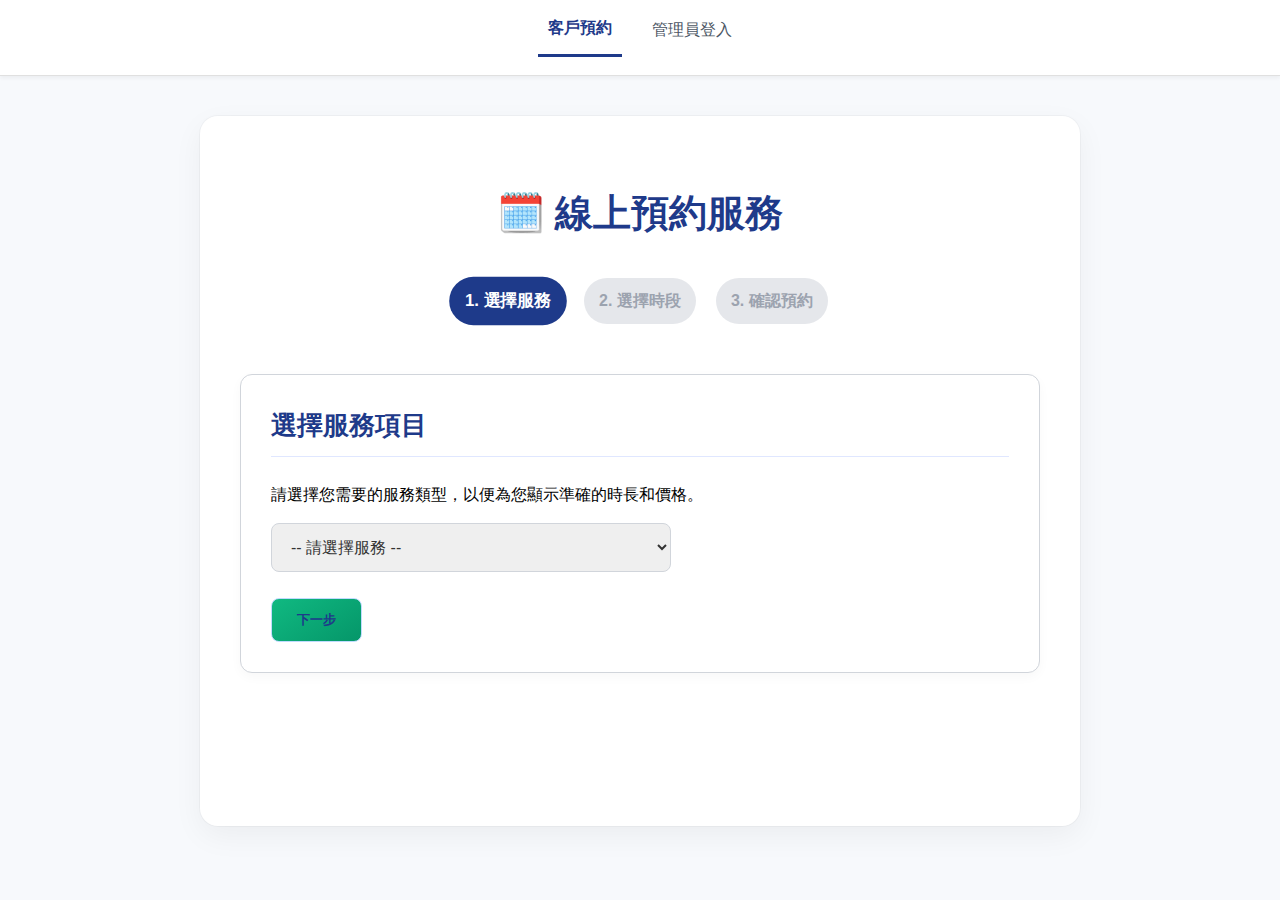
<file: index.html>
<!DOCTYPE html>
<html lang="zh-Hant">
<head>
    <meta charset="UTF-8">
    <meta name="viewport" content="width=device-width, initial-scale=1.0">
    <title>線上預約與管理系統 - 本機儲存版</title>
    <style>
        /* ------------------------------------------- */
        /* 1. 通用與容器優化設定 */
        /* ------------------------------------------- */
        body {
            font-family: 'Helvetica Neue', Arial, sans-serif;
            background-color: #f7f9fc;
            line-height: 1.6;
            box-sizing: border-box;
            margin: 0;
            padding: 0;
        }

        .dashboard-container {
            max-width: 800px;
            margin: 40px auto;
            padding: 40px;
            background-color: white;
            border-radius: 18px;
            box-shadow: 0 10px 30px rgba(0, 0, 0, 0.05), 0 0 0 1px rgba(0, 0, 0, 0.03);
            min-height: 70vh;
        }

        h1 {
            color: #1e3a8a;
            font-size: 2.4em;
            margin-bottom: 35px;
            font-weight: 700;
            text-align: center;
        }

        h2 {
            color: #1e3a8a;
            font-size: 1.6em;
            border-bottom: 1px solid #e0e7ff;
            padding-bottom: 10px;
            margin-top: 0;
            margin-bottom: 25px;
        }

        /* ------------------------------------------- */
        /* 2. 導航欄與步驟指示器 */
        /* ------------------------------------------- */
        .main-nav {
            display: flex;
            justify-content: center;
            gap: 20px;
            padding: 18px 0;
            width: 100%;
            background-color: #ffffff;
            border-bottom: 1px solid #e0e0e0;
            box-shadow: 0 2px 4px rgba(0, 0, 0, 0.05);
            position: sticky;
            top: 0;
            z-index: 1000;
        }

        .main-nav button {
            background: none;
            border: none;
            cursor: pointer;
            color: #4b5563;
            padding: 0 10px 15px 10px;
            font-weight: 500;
            font-size: 1em;
            transition: color 0.3s ease-out;
        }

        .main-nav button:hover {
            color: #2563eb;
        }

        .main-nav button.active {
            color: #1e3a8a;
            border-bottom: 3px solid #1e3a8a;
            font-weight: 600;
        }

        .booking-steps {
            display: flex;
            justify-content: center;
            margin-bottom: 50px;
        }

        .step-indicator {
            padding: 10px 15px;
            border-radius: 50px;
            color: #9ca3af;
            background-color: #e5e7eb;
            margin: 0 10px;
            font-weight: 600;
            transition: background-color 0.3s, color 0.3s;
        }

        .step-indicator.active {
            background-color: #1e3a8a;
            color: white;
            transform: scale(1.05);
        }

        /* ------------------------------------------- */
        /* 3. 步驟內容區與表單元素美化 (Client View) */
        /* ------------------------------------------- */

        /* 步驟內容容器 - 恢復單獨顯示模式，增加外觀邊框 */
        .step-content {
            padding: 30px;
            padding-bottom: 80px; /* 留給底部按鈕空間 */
            border: 1px solid #d1d5db;
            border-radius: 12px;
            box-shadow: 0 4px 12px rgba(0, 0, 0, 0.03);
            background-color: white;
            position: relative; /* 確保按鈕定位正常 */
        }
        
        /* 替換滑動動畫的 CSS - 淡入淡出效果 */
        .fade-out {
            opacity: 0;
            transform: scale(0.98);
            transition: opacity 0.3s ease-out, transform 0.3s ease-out;
            display: block !important; /* 暫時保持 block 讓動畫播放 */
            pointer-events: none; /* 禁用點擊 */
            position: absolute; /* 讓新的步驟可以覆蓋上來 */
            width: 100%;
            top: 0;
            left: 0;
        }

        .fade-in {
            opacity: 1;
            transform: scale(1);
            transition: opacity 0.3s ease-in 0.1s, transform 0.3s ease-in 0.1s; /* 延遲淡入，創造平順感 */
            position: relative;
            z-index: 10;
        }
        /* ------------------------------------------- */

        label {
            display: block;
            margin-top: 15px;
            margin-bottom: 5px;
            font-weight: 600;
            color: #374151;
        }
        
        .step-content input[type="text"],
        .step-content input[type="email"],
        .step-content input[type="password"] {
            width: 100%;
            max-width: 400px; 
            padding: 14px 15px;
            margin-bottom: 20px;
            border: 1px solid #d1d5db;
            border-radius: 8px;
            box-sizing: border-box;
            font-size: 1em;
            color: #333;
            transition: all 0.3s;
        }
        
        .step-content select {
            max-width: 400px; 
            width: 100%; 
            padding: 14px 15px;
            margin-bottom: 20px;
            border: 1px solid #d1d5db;
            border-radius: 8px;
            box-sizing: border-box;
            font-size: 1em;
            color: #333;
            transition: all 0.3s;
        }


        .step-content input:focus,
        .step-content select:focus {
            border-color: #2563eb;
            box-shadow: 0 0 0 3px rgba(37, 99, 235, 0.15);
            outline: none;
        }

        .button-group {
            /* 修正按鈕組件定位，使用絕對定位在底部，這是最穩定的方式 */
            position: absolute; 
            bottom: 30px; /* 距離底部保持一致 */
            left: 30px;
            right: 30px;
            
            display: flex;
            justify-content: flex-start; /* 預設靠左對齊 */
            align-items: center;
            gap: 15px; 
        }
        
        /* 處理 Step 2 & 3 需要 '上一步' 按鈕時 */
        .button-group.space-between {
            justify-content: space-between;
        }
        
        /* 讓 Admin Login 的按鈕組件置中 */
        #admin-login-form .button-group {
             position: relative;
             bottom: auto;
             left: auto;
             right: auto;
             margin-top: 30px;
             padding-bottom: 0;
             justify-content: center;
        }
        
        /* 確保步驟 1 的按鈕組件與表單對齊 (靠左) */
        #step1 .button-group {
            justify-content: flex-start;
        }

        /* ------------------------------------------- */
        /* 按鈕樣式定義 (優化後) */
        /* ------------------------------------------- */

        .step-content button, #admin-login-btn, #admin-logout-btn {
            padding: 12px 25px;
            border: none;
            border-radius: 8px;
            font-weight: 700;
            cursor: pointer;
            transition: all 0.2s ease-in-out;
            box-shadow: 4px 10px rgba(0, 0, 0, 0.1);
        }

        .step-content button:not([disabled]):hover,
        #admin-login-btn:not([disabled]):hover, #admin-logout-btn:hover {
            transform: translateY(-2px);
            box-shadow: 6px 15px rgba(0, 0, 0, 0.15);
        }

        .step-content button:not([disabled]):active,
        #admin-login-btn:not([disabled]):active, #admin-logout-btn:active {
            transform: scale(0.98);
            box-shadow: 2px 5px rgba(0, 0, 0, 0.2);
        }

        /* 主要行動 */
        .step-content button[onclick*="nextStep(2)"],
        .step-content button[onclick*="nextStep(3)"],
        #admin-login-btn {
            background: linear-gradient(145deg, #10b981, #059669);
            color: white;
            box-shadow: 4px 15px rgba(16, 185, 129, 0.5);
            border: 1px solid #059669;
        }

        /* 最終確認預約按鈕 - 紅色 (稍作調整) */
        .step-content button[onclick*="submitBooking"] {
            background-color: #ef4444; 
            color: white;
            box-shadow: 4px 15px rgba(239, 68, 68, 0.5);
            border: 1px solid #c83232;
        }

        /* 次要行動 (上一步) - 淺灰色帶藍邊 */
        .step-content button[onclick*="nextStep(1)"],
        .step-content button[onclick*="nextStep(2)"] {
            background-color: #ffffff; 
            color: #1e3a8a;
            border: 1px solid #bfdbfe;
            box-shadow: none;
        }
        
        /* 管理員登出按鈕 - 強烈紅色 */
        #admin-logout-btn {
            background-color: #dc2626;
            color: white;
            box-shadow: 4px 15px rgba(220, 38, 38, 0.5);
            border: 1px solid #b91c1c;
        }
        
        /* 禁用按鈕 */
        .step-content button:disabled,
        #admin-login-btn:disabled {
            background: #d1d5db !important;
            cursor: not-allowed;
            color: #9ca3af !important;
            box-shadow: none !important;
            transform: none !important;
            border: none !important;
        }

        /* ------------------------------------------- */
        /* 5. 自定義訊息框 (取代 Alert) */
        /* ------------------------------------------- */
        .message-box {
            position: fixed;
            top: 20px;
            right: 20px;
            background-color: #fff;
            color: #1e3a8a;
            padding: 15px 25px;
            border-radius: 8px;
            box-shadow: 0 5px 15px rgba(0, 0, 0, 0.15);
            z-index: 2000;
            display: none;
            opacity: 0;
            transition: opacity 0.3s ease-in-out;
            font-weight: 600;
        }
        
        .message-box.show {
            display: block;
            opacity: 1;
        }
        /* ------------------------------------------- */
        /* 6. 其他元素樣式 (保持不變) */
        /* ------------------------------------------- */

        /* Summary UI */
        #step3 ul li {
            background-color: #f4f7fc;
            padding: 15px;
            border-radius: 8px;
            margin-bottom: 12px;
            border-left: 4px solid #3b82f6;
            font-size: 1.05em;
        }

        #step3 ul li strong {
            color: #1e3a8a;
        }
        
        /* 管理員介面樣式 */
        .loading-text {
            text-align: center;
            padding: 40px;
            color: #9ca3af;
            font-style: italic;
        }
        
        .booking-table {
            width: 100%;
            border-collapse: collapse;
            margin-top: 20px;
            box-shadow: 0 4px 12px rgba(0, 0, 0, 0.05);
            border-radius: 10px;
            overflow: hidden;
        }

        .booking-table th, .booking-table td {
            padding: 15px;
            text-align: left;
            border-bottom: 1px solid #e0e7ff;
        }

        .booking-table th {
            background-color: #e0e7ff;
            color: #1e3a8a;
            font-weight: 700;
            text-transform: uppercase;
            font-size: 0.9em;
        }

        .booking-table tr:hover {
            background-color: #f8fafc;
        }
    </style>
</head>
<body>

<!-- 訊息框 -->
<div class="message-box" id="custom-message-box"></div>

<div class="main-nav">
    <button id="nav-client" onclick="nextStep(1); switchView('client');" class="active">客戶預約</button>
    <button id="nav-admin" onclick="switchView('admin');">管理員登入</button>
</div>

<div class="dashboard-container">
    
    <!-- 1. 客戶預約介面 -->
    <div id="client-view">
        <h1>🗓️ 線上預約服務</h1>
        <!-- 步驟指示器 -->
        <div class="booking-steps">
            <span class="step-indicator active" id="step1-indicator">1. 選擇服務</span>
            <span class="step-indicator" id="step2-indicator">2. 選擇時段</span>
            <span class="step-indicator" id="step3-indicator">3. 確認預約</span>
        </div>

        <!-- 移除 steps-container/wrapper，步驟內容獨立顯示/隱藏 -->
        <!-- 由於 height 變化，我們需要一個容器來控制高度過渡，但不需要 wrapper -->
        <div class="steps-container" id="steps-container" style="position: relative;">
            
            <div class="step-content fade-in" id="step1" style="display: block;">
                <h2>選擇服務項目</h2>
                <p>請選擇您需要的服務類型，以便為您顯示準確的時長和價格。</p>
                <select id="service-select">
                    <option value="">-- 請選擇服務 --</option>
                    <option value="60" data-name="一小時專業顧問" data-price="2000">一小時專業顧問 (NT$ 2000)</option>
                    <option value="90" data-name="90 分鐘深度諮詢" data-price="2800">90 分鐘深度諮詢 (NT$ 2800)</option>
                    <option value="120" data-name="半天工作坊" data-price="4000">半天工作坊 (NT$ 4000)</option>
                    </select>
                
                <div class="button-group"> 
                    <button onclick="nextStep(2)">下一步</button>
                </div>
            </div>

            <div class="step-content" id="step2" style="display: none;">
                <h2>選擇日期與時間</h2>
                <p>您選擇的服務時長為：<span id="duration-display" style="font-weight: bold; color: #ef4444;"></span> 分鐘。</p>
                
                <label for="date-select">選擇可預約日期：</label>
                <select id="date-select" onchange="renderTimeSlots()">
                </select>
                
                <label for="time-slot-select" style="margin-top: 10px;">選擇可預約時間：</label>
                <select id="time-slot-select" onchange="selectTimeSlot(this)">
                    <option value="" disabled selected>-- 請先選擇日期 --</option>
                </select>

                <div class="button-group space-between">
                    <button onclick="nextStep(1)">上一步</button>
                    <button onclick="nextStep(3)" id="confirm-time-button" disabled>確認時段</button>
                </div>
            </div>

            <div class="step-content" id="step3" style="display: none;">
                <h2>確認資訊與預約</h2>
                
                <p>請確認您的預約詳情：</p>
                <ul style="list-style: none; padding: 0;">
                    <li><strong>服務項目：：</strong> <span id="summary-service" style="font-weight: bold;"></span></li>
                    <li><strong>預約時段：</strong> <span id="summary-datetime" style="font-weight: bold;"></span></li>
                </ul>

                <label for="client-name">姓名:</label>
                <input type="text" id="client-name" placeholder="請輸入您的姓名" required>

                <label for="client-email">Email:</label>
                <input type="email" id="client-email" placeholder="請輸入有效的Email地址" required>
                
                <div class="button-group space-between">
                    <button onclick="nextStep(2)">上一步</button>
                    <button onclick="submitBooking()">✅ 確認送出預約</button>
                </div>
            </div>

        </div> <!-- /.steps-container 結束標籤，現在它是單個步驟的容器 -->
    </div>
    
    <!-- 2. 管理員介面 (登入與儀表板) -->
    <div id="admin-view" style="display: none;">
        <h1>🔑 管理員登入</h1>
        
        <!-- 登入表單 -->
        <div id="admin-login-form" class="step-content">
            <!-- 初始載入/提示訊息 -->
            <p id="admin-login-message" class="loading-text" style="color:#374151; padding: 15px 0;">
                請輸入管理員密碼 (Demo: admin123)。
            </p>
            
            <label for="admin-password">密碼 (Demo: admin123):</label>
            <input type="password" id="admin-password" placeholder="輸入管理員密碼" required>
            
            <div class="button-group">
                <button id="admin-login-btn" onclick="adminLogin()">登入管理儀表板</button>
            </div>
            <p id="login-error" style="color: #ef4444; margin-top: 20px; display: none;">密碼錯誤，請再試一次。</p>
        </div>

        <!-- 儀表板 (登入成功後顯示) -->
        <div id="admin-dashboard" class="step-content" style="display: none;">
            <div class="admin-header">
                <h2>所有預約記錄 (本機儲存)</h2>
                <button id="admin-logout-btn" onclick="adminLogout()">登出</button>
            </div>
            <div id="bookings-list">
                <p style="text-align: center; color: #666;">載入預約資料中...</p>
            </div>
        </div>
    </div>
</div>

<script>
    // ----------------------------------------------------
    // LOCAL STORAGE FALLBACK (取代 Firebase)
    // ----------------------------------------------------
    
    // 檢查 window.nextStep 是否已存在，防止程式碼被環境重複執行
    if (typeof window.nextStep === 'undefined') {
        
        // 將所有邏輯包裹在一個 IIFE 中以確保作用域獨立性
        (function() {
            let isAdmin = false;
            let currentStep = 1;
            let selectedServiceDuration = 0;
            let selectedServiceName = '';
            let selectedDate = '';
            let selectedTime = '';

            // 靜態可用時段資料 (使用 const 宣告在 IIFE 內部)
            const availableSlots = {
                '2025-12-10': ['10:00', '11:30', '14:00', '15:30'],
                '2025-12-11': ['09:00', '11:00', '13:00', '14:30'],
                '2025-12-12': ['10:30', '12:00', '16:00'],
                '2025-12-13': ['10:00', '14:00', '15:30'],
                '2025-12-14': ['11:00', '15:00'],
            };
            
            // --- Message Box Function (Replaces alert()) ---
            function showMessage(message, type = 'info') {
                const msgBox = document.getElementById('custom-message-box');
                msgBox.textContent = message;
                msgBox.className = 'message-box show'; 
                
                if (type === 'error') {
                    msgBox.style.backgroundColor = '#fef2f2';
                    msgBox.style.color = '#ef4444';
                } else if (type === 'success') {
                    msgBox.style.backgroundColor = '#ecfdf5';
                    msgBox.style.color = '#10b981';
                } else {
                    msgBox.style.backgroundColor = '#eff6ff';
                    msgBox.style.color = '#1e3a8a';
                }

                setTimeout(() => {
                    msgBox.classList.remove('show');
                }, 3000);
            }
            
            /**
             * 調整步驟容器的高度，以匹配當前步驟的內容高度。
             * @param {number} step - 當前步驟編號 (1, 2, 或 3)。
             */
            function adjustContainerHeight(step) {
                const stepElement = document.getElementById(`step${step}`);
                const container = document.getElementById('steps-container');
                
                if (stepElement && container) {
                    const newHeight = stepElement.clientHeight; 
                    container.style.height = `${newHeight}px`;
                }
            }


            // --- 步驟切換函數 (改用淡入淡出邏輯) ---
            function nextStep(step) {
                const serviceSelect = document.getElementById('service-select');
                
                if (step < 1 || step > 3) return;

                // 步驟檢查與數據傳遞
                if (step === 2) {
                    const duration = parseInt(serviceSelect.value);
                    const selectedOption = serviceSelect.options[serviceSelect.selectedIndex];
                    
                    if (!duration) {
                        showMessage("請先選擇服務項目！", 'error');
                        return;
                    }
                    selectedServiceDuration = duration;
                    selectedServiceName = selectedOption.getAttribute('data-name');
                    document.getElementById('duration-display').textContent = duration;
                    initDateSelect(); 
                }
                
                if (step === 3) {
                    if (!selectedDate || !selectedTime) {
                        showMessage("請選擇日期和時間！", 'error');
                        return;
                    }
                    const selectedOption = serviceSelect.options[serviceSelect.selectedIndex];
                    document.getElementById('summary-service').textContent = selectedOption.getAttribute('data-name') + ' (' + selectedOption.getAttribute('data-price') + ')';
                    document.getElementById('summary-datetime').textContent = `${selectedDate} ${selectedTime}`;
                }
                
                // 1. 調整高度到目標步驟的高度 (先調整高度，再播放淡入淡出)
                adjustContainerHeight(step);
                
                const currentEl = document.getElementById(`step${currentStep}`);
                const nextEl = document.getElementById(`step${step}`);

                // 2. 應用 fade-out 效果
                if (currentEl && currentEl !== nextEl) {
                    currentEl.classList.add('fade-out');
                }

                // 3. 延遲後移除舊步驟，顯示新步驟 (配合 CSS transition 0.3s)
                setTimeout(() => {
                    if (currentEl && currentEl !== nextEl) {
                        currentEl.style.display = 'none';
                        currentEl.classList.remove('fade-out');
                    }
                    
                    // 確保新元素是 block，並應用 fade-in 效果
                    nextEl.style.display = 'block';
                    nextEl.classList.add('fade-in');

                    // 移除 fade-in 效果，為下次動畫準備
                    setTimeout(() => {
                        nextEl.classList.remove('fade-in');
                    }, 400); // 略長於 CSS 上的 0.35s 延遲

                }, 300); // 確保 fade-out 已經完成
                
                // 更新步驟指示器
                document.getElementById(`step${currentStep}-indicator`).classList.remove('active');
                currentStep = step;
                document.getElementById(`step${currentStep}-indicator`).classList.add('active');
            }


            // --- View Switching ---
            function switchView(view) {
                // 切換主視圖的 display 屬性
                document.getElementById('client-view').style.display = view === 'client' ? 'block' : 'none';
                document.getElementById('admin-view').style.display = view === 'admin' ? 'block' : 'none';

                // 更新導航列狀態
                document.getElementById('nav-client').classList.remove('active');
                document.getElementById('nav-admin').classList.remove('active');
                document.getElementById(`nav-${view}`).classList.add('active');

                if (view === 'admin' && isAdmin) {
                    loadAdminDashboard();
                } else if (view === 'admin' && !isAdmin) {
                    // Show login form if admin view is requested but not logged in
                    document.getElementById('admin-dashboard').style.display = 'none';
                    document.getElementById('admin-login-form').style.display = 'block';
                }
                
                // Ensure client view step 1 is visible when switching back 
                if (view === 'client') {
                    // 隱藏所有步驟，然後只顯示步驟 1
                    document.getElementById('step1').style.display = 'block';
                    document.getElementById('step2').style.display = 'none';
                    document.getElementById('step3').style.display = 'none';

                    // 重置步驟指示器和當前步驟
                    document.querySelectorAll('.step-indicator').forEach(el => el.classList.remove('active'));
                    document.getElementById('step1-indicator').classList.add('active');
                    currentStep = 1;
                    
                    // 立即調整到步驟 1 的高度
                    adjustContainerHeight(1); 
                }
            }

            // --- Admin Login/Logout ---
            function adminLogin() {
                const password = document.getElementById('admin-password').value;
                const errorEl = document.getElementById('login-error');
                
                // HARDCODED DEMO PASSWORD
                if (password === 'admin123') { 
                    isAdmin = true;
                    errorEl.style.display = 'none';
                    loadAdminDashboard();
                    showMessage('登入成功！歡迎，管理員。', 'success');
                } else {
                    errorEl.style.display = 'block';
                    showMessage('登入失敗，密碼錯誤。', 'error');
                }
            }
            
            function adminLogout() {
                isAdmin = false;
                document.getElementById('admin-dashboard').style.display = 'none';
                document.getElementById('admin-login-form').style.display = 'block';
                document.getElementById('admin-password').value = '';
                showMessage('已登出管理員帳號。', 'info');
            }

            // --- Admin Dashboard Load (Local Storage) ---
            function loadAdminDashboard() {
                if (!isAdmin) return;
                
                document.getElementById('admin-login-form').style.display = 'none';
                document.getElementById('admin-dashboard').style.display = 'block';
                
                const bookingsList = document.getElementById('bookings-list');
                
                try {
                    // 從 localStorage 讀取數據
                    const bookingsJson = localStorage.getItem('clientBookings') || '[]';
                    let bookings = JSON.parse(bookingsJson);
                    
                    // 將資料轉換為陣列並在記憶體中排序 (由新到舊)
                    const sortedDocs = bookings
                        .sort((a, b) => {
                            // 根據 timestamp 欄位，由新到舊排序
                            return new Date(b.timestamp).getTime() - new Date(a.timestamp).getTime();
                        });


                    if (sortedDocs.length === 0) {
                        bookingsList.innerHTML = '<p style="text-align: center; color: #666; padding: 30px;">目前沒有任何預約記錄。</p>';
                        return;
                    }

                    let html = `
                        <table class="booking-table">
                            <thead>
                                <tr>
                                    <th>預約時間</th>
                                    <th>客戶姓名/Email</th>
                                    <th>服務項目</th>
                                    <th>狀態</th>
                                </tr>
                            </thead>
                            <tbody>
                    `;
                    
                    sortedDocs.forEach(data => {
                        const date = new Date(data.timestamp).toLocaleString('zh-TW', { dateStyle: 'short', timeStyle: 'short' });
                        
                        html += `
                            <tr>
                                <td>${data.datetime} (${date})</td>
                                <td>${data.name}<br><small style="color:#6b7280;">${data.email}</small></td>
                                <td>${data.service}</td>
                                <td style="color: ${data.status === 'Confirmed' ? '#10b981' : '#f59e0b'};">${data.status}</td>
                            </tr>
                        `;
                    });
                    
                    html += `
                            </tbody>
                        </table>
                    `;
                    
                    bookingsList.innerHTML = html;
                } catch (e) {
                    console.error("Error loading local storage bookings:", e);
                    bookingsList.innerHTML = `<p style="color: #ef4444; text-align: center;">載入資料失敗：本機儲存資料格式錯誤。</p>`;
                }
            }

            // --- Client Side Logic ---
            
            function initDateSelect() {
                const dateSelect = document.getElementById('date-select');
                // Clear options except the first placeholder
                dateSelect.innerHTML = '<option value="">-- 請選擇日期 --</option>';

                Object.keys(availableSlots).sort().forEach(date => {
                    const option = document.createElement('option');
                    option.value = date;
                    option.textContent = date;
                    dateSelect.appendChild(option);
                });
                renderTimeSlots();
            }

            // 渲染時間到 SELECT 選單
            function renderTimeSlots() {
                const dateSelect = document.getElementById('date-select');
                selectedDate = dateSelect.value;
                const timeSlotsContainer = document.getElementById('time-slot-select');
                
                // 重置選單
                timeSlotsContainer.innerHTML = '<option value="" disabled selected>-- 請選擇時間 --</option>';
                
                selectedTime = '';
                document.getElementById('confirm-time-button').disabled = true;
                
                if (!selectedDate) {
                    // 如果沒有選擇日期，選單保持預設狀態
                    return;
                }

                const slots = availableSlots[selectedDate] || [];
                
                if (slots.length === 0) {
                    timeSlotsContainer.innerHTML = '<option value="" disabled selected>該日期沒有可用時段</option>';
                    return;
                }

                // 添加時段選項
                slots.forEach(time => {
                    const option = document.createElement('option');
                    option.value = time;
                    option.textContent = time;
                    timeSlotsContainer.appendChild(option);
                });
                
                // 確保在渲染時間選單後，當前步驟 2 的高度被正確調整
                adjustContainerHeight(2); 
            }

            // 處理 SELECT 選單的選擇變化
            function selectTimeSlot(element) {
                selectedTime = element.value;
                document.getElementById('confirm-time-button').disabled = !selectedTime;
            }

            function submitBooking() {
                
                const name = document.getElementById('client-name').value.trim();
                const email = document.getElementById('client-email').value.trim();
                const serviceSelect = document.getElementById('service-select');
                const selectedOption = serviceSelect.options[serviceSelect.selectedIndex];
                const servicePrice = selectedOption.getAttribute('data-price');
                
                if (!name || !email) {
                    showMessage("請填寫您的姓名和 Email！", 'error');
                    return;
                }
                if (!/\S+@\S+\.\S+/.test(email)) {
                    showMessage("請輸入有效的 Email 地址！", 'error');
                    return;
                }
                
                // ** Local Storage 儲存邏輯 **
                const bookingDetails = {
                    name: name,
                    email: email,
                    service: selectedServiceName,
                    duration: selectedServiceDuration,
                    price: parseInt(servicePrice),
                    datetime: `${selectedDate} ${selectedTime}`,
                    status: 'Confirmed', 
                    timestamp: new Date().toISOString(),
                };
                
                try {
                    // 讀取現有預約，加入新預約，再儲存
                    let bookings = JSON.parse(localStorage.getItem('clientBookings') || '[]');
                    bookings.push(bookingDetails);
                    localStorage.setItem('clientBookings', JSON.stringify(bookings));

                    showMessage(`🎉 預約成功！您的預約已記錄。`, 'success');
                    
                    // 清空表單並返回第一步
                    setTimeout(() => {
                        window.location.reload(); 
                    }, 1000);
                    
                } catch (e) {
                    console.error("Error saving to local storage: ", e);
                    showMessage(`預約失敗：無法儲存到本機記憶體。`, 'error');
                }
            }

            // 在 IIFE 內部將所有函數暴露給 window
            window.nextStep = nextStep;
            window.switchView = switchView;
            window.adminLogin = adminLogin;
            window.adminLogout = adminLogout;
            window.initDateSelect = initDateSelect;
            window.renderTimeSlots = renderTimeSlots;
            window.selectTimeSlot = selectTimeSlot;
            window.submitBooking = submitBooking;

            document.addEventListener('DOMContentLoaded', () => {
                // 初始載入時，調整到步驟 1 的高度
                adjustContainerHeight(1);
                
                // Initial view load based on hash (optional, defaults to client)
                const initialView = window.location.hash.substring(1) || 'client';
                switchView(initialView);
            });
        })(); // 立即執行函數結束
    }
</script>
</body>
</html>
</file>
